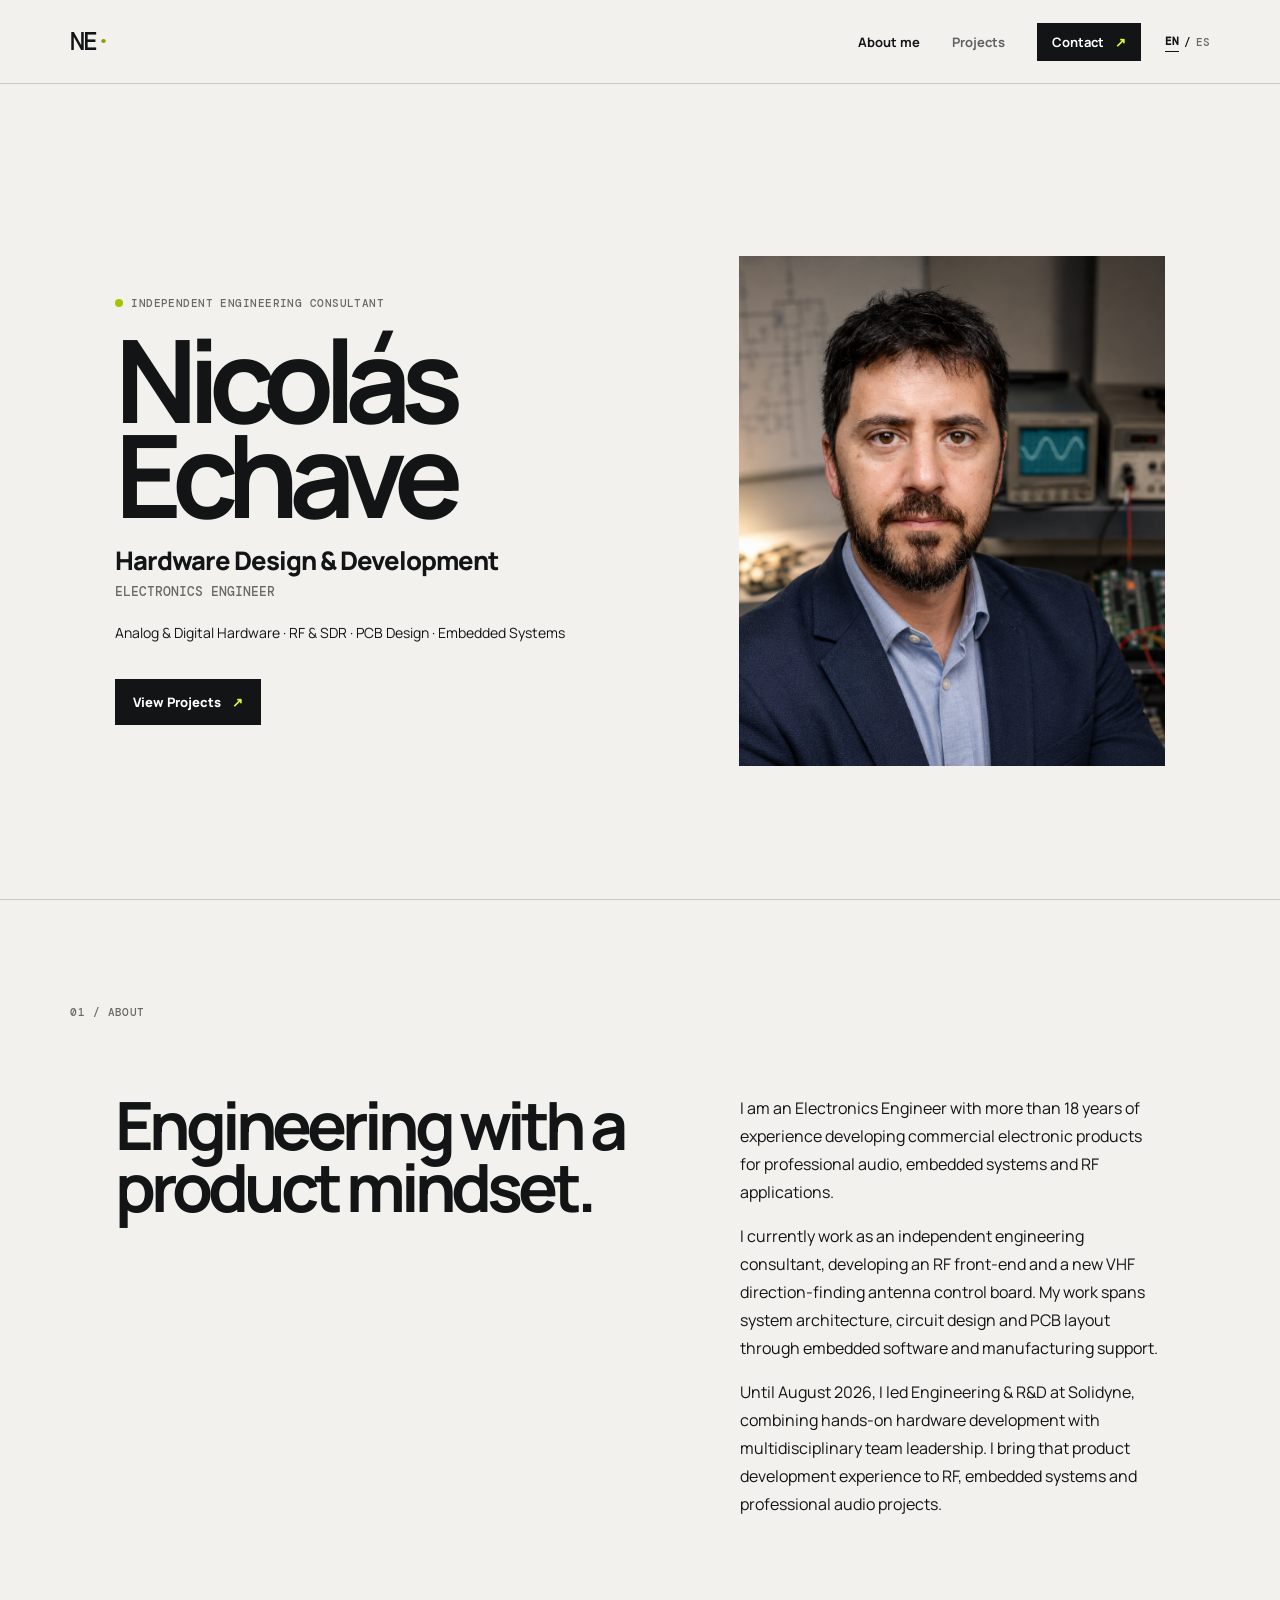
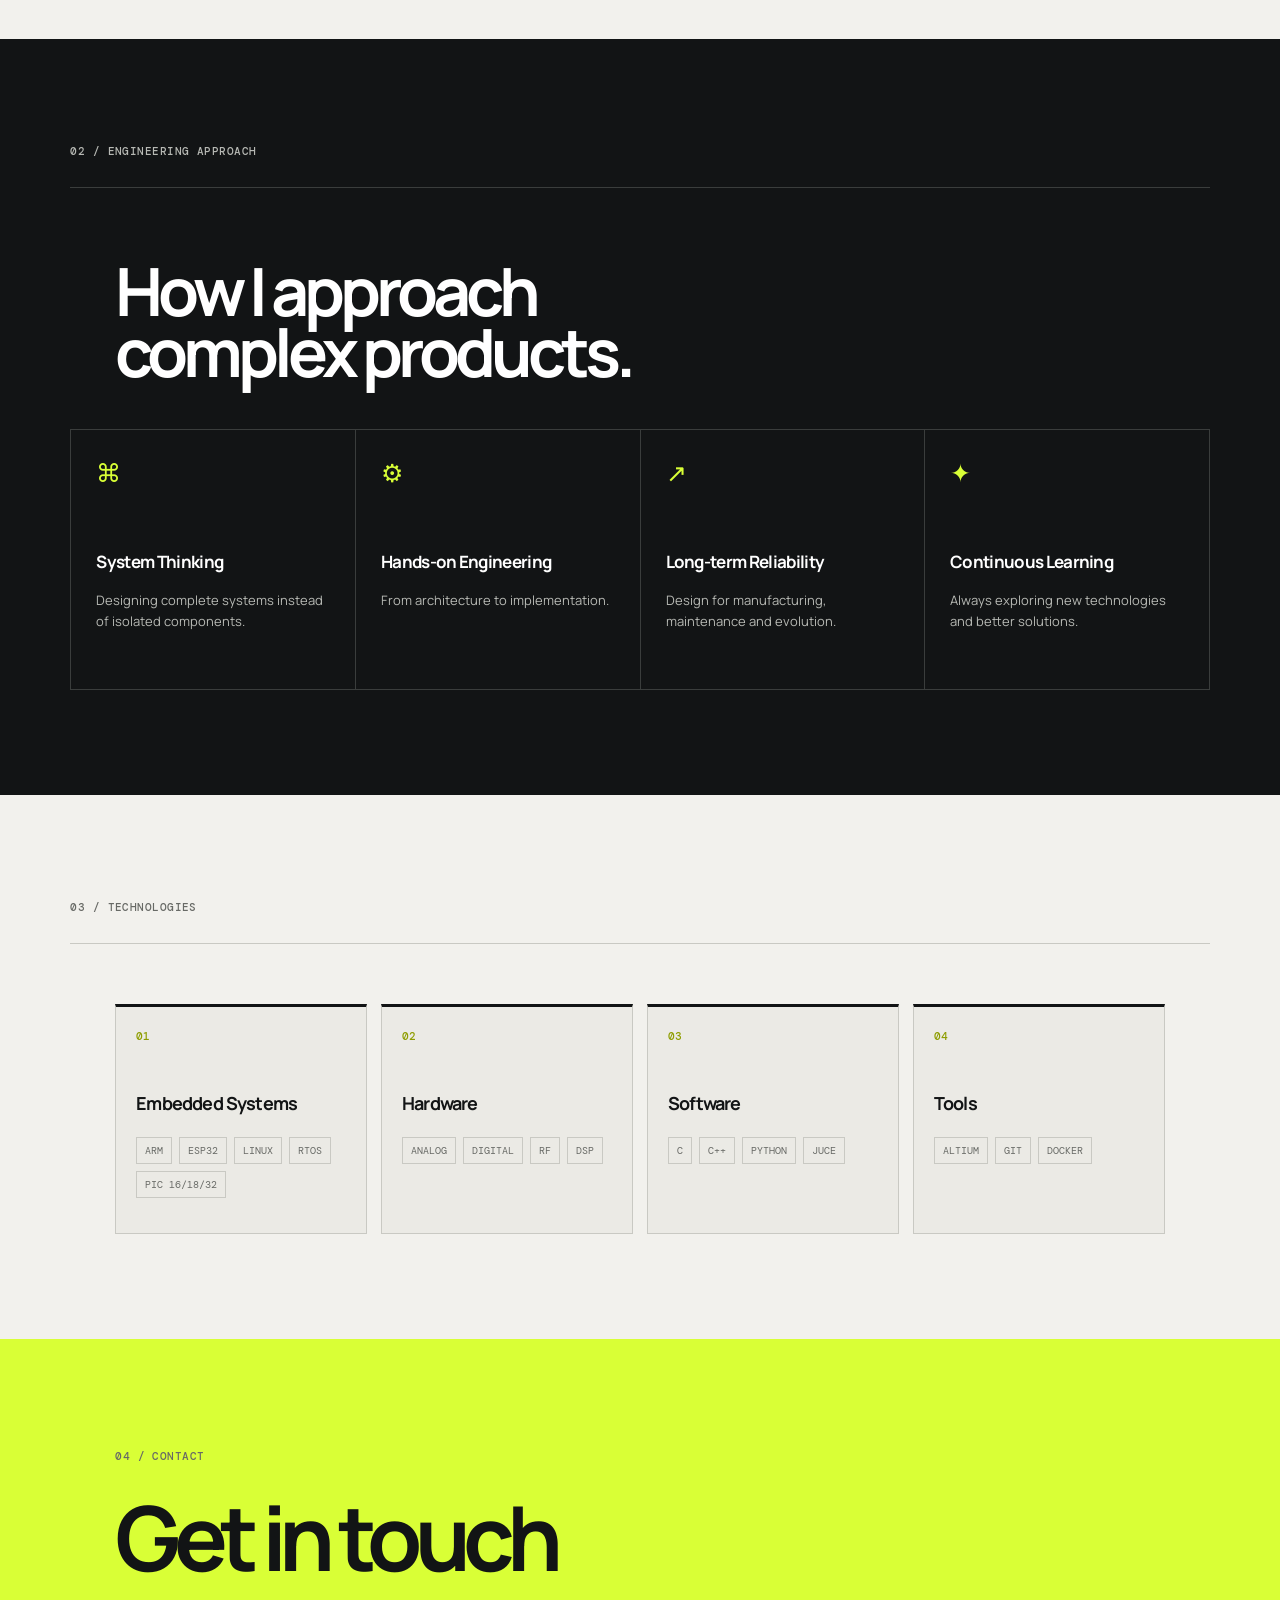
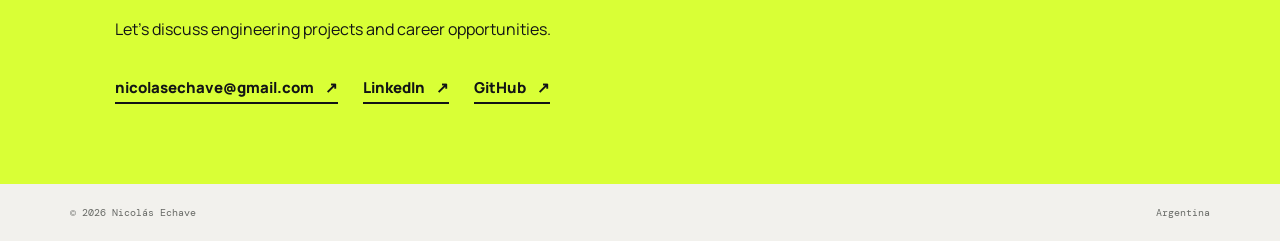
<file: index.html>
<!doctype html>
<html lang="en">
  <head>
    <meta charset="UTF-8" />
    <meta name="viewport" content="width=device-width, initial-scale=1.0" />
    <meta name="description" content="Nicolás Echave, Electronics Engineer and independent engineering consultant. Analog and digital hardware, RF, PCB design and embedded systems." />
    <title>Nicolás Echave — Hardware Design & Development</title>
    <link rel="preconnect" href="https://fonts.googleapis.com" />
    <link rel="preconnect" href="https://fonts.gstatic.com" crossorigin />
    <link href="https://fonts.googleapis.com/css2?family=DM+Mono:wght@400;500&family=Manrope:wght@400;500;600;700;800&display=swap" rel="stylesheet" />
    <link rel="stylesheet" href="styles.css" />
    <link rel="stylesheet" href="portrait.css" />
    <link rel="stylesheet" href="technologies.css" />
  </head>
  <body data-page="about">
    <header class="site-header">
      <a class="brand" href="index.html" aria-label="Nicolas Echave home">NE<span>·</span></a>
      <nav aria-label="Main navigation">
        <a class="active" href="index.html" data-i18n="navAbout">About me</a>
        <a href="projects.html" data-i18n="navProjects">Projects</a>
        <a class="nav-contact" href="#contact" data-i18n="navContact">Contact <span>↗</span></a>
      </nav>
      <div class="language-switch" aria-label="Language selector">
        <button type="button" data-language="en" aria-pressed="true">EN</button><span>/</span>
        <button type="button" data-language="es" aria-pressed="false">ES</button>
      </div>
    </header>

    <main>
      <section class="about-hero">
        <div class="hero-copy">
          <p class="eyebrow"><span></span><span data-i18n="heroEyebrow">Independent engineering consultant</span></p>
          <h1>Nicolás<br />Echave</h1>
          <p class="hero-role" data-i18n="heroRole">Hardware Design & Development</p>
          <p class="hero-title" data-i18n="heroTitle">Electronics Engineer</p>
          <p class="hero-skills" data-i18n="heroSkills">Analog & Digital Hardware · RF & SDR · PCB Design · Embedded Systems</p>
          <a class="primary-link" href="projects.html" data-i18n="viewProjects">View Projects <span>↗</span></a>
        </div>
        <div class="portrait-frame">
          <img src="profile2.png" alt="Nicolás Echave, Electronics Engineer" />
        </div>
      </section>

      <section class="about-section" id="about">
        <p class="eyebrow" data-i18n="aboutEyebrow">01 / About</p>
        <div class="about-copy">
          <h2 data-i18n="aboutHeading">Engineering with a product mindset.</h2>
          <div>
            <p data-i18n="aboutP1">I am an Electronics Engineer with more than 18 years of experience developing commercial electronic products for professional audio, embedded systems and RF applications.</p>
            <p data-i18n="aboutP2">I currently work as an independent engineering consultant, developing an RF front-end and a new VHF direction-finding antenna control board. My work spans system architecture, circuit design and PCB layout through embedded software and manufacturing support.</p>
            <p data-i18n="aboutP3">Until August 2026, I led Engineering & R&D at Solidyne, combining hands-on hardware development with multidisciplinary team leadership. I bring that product development experience to RF, embedded systems and professional audio projects.</p>
          </div>
        </div>
      </section>

      <section class="approach-section">
        <div class="section-heading dark-heading"><p class="eyebrow" data-i18n="approachEyebrow">02 / Engineering approach</p></div>
        <div class="approach-intro"><h2 data-i18n="approachHeading">How I approach<br />complex products.</h2></div>
        <div class="approach-grid">
          <article><span class="card-symbol">⌘</span><h3 data-i18n="systemTitle">System Thinking</h3><p data-i18n="systemText">Designing complete systems instead of isolated components.</p></article>
          <article><span class="card-symbol">⚙</span><h3 data-i18n="handsTitle">Hands-on Engineering</h3><p data-i18n="handsText">From architecture to implementation.</p></article>
          <article><span class="card-symbol">↗</span><h3 data-i18n="reliabilityTitle">Long-term Reliability</h3><p data-i18n="reliabilityText">Design for manufacturing, maintenance and evolution.</p></article>
          <article><span class="card-symbol">✦</span><h3 data-i18n="learningTitle">Continuous Learning</h3><p data-i18n="learningText">Always exploring new technologies and better solutions.</p></article>
        </div>
      </section>

      <section class="tech-section">
        <div class="section-heading"><p class="eyebrow" data-i18n="techEyebrow">03 / Technologies</p></div>
        <div class="tech-grid">
          <article><span class="tech-number">01</span><h3 data-i18n="embedded">Embedded Systems</h3><div class="tech-tags"><span>ARM</span><span>ESP32</span><span>Linux</span><span>RTOS</span><span>PIC 16/18/32</span></div></article>
          <article><span class="tech-number">02</span><h3 data-i18n="hardware">Hardware</h3><div class="tech-tags"><span>Analog</span><span>Digital</span><span>RF</span><span>DSP</span></div></article>
          <article><span class="tech-number">03</span><h3 data-i18n="software">Software</h3><div class="tech-tags"><span>C</span><span>C++</span><span>Python</span><span>JUCE</span></div></article>
          <article><span class="tech-number">04</span><h3 data-i18n="tools">Tools</h3><div class="tech-tags"><span>Altium</span><span>Git</span><span>Docker</span></div></article>
        </div>
      </section>

      <section class="contact" id="contact">
        <p class="eyebrow" data-i18n="contactEyebrow">04 / Contact</p>
        <h2 data-i18n="contactHeading">Get in touch</h2>
        <p class="contact-intro" data-i18n="contactIntro">Let's discuss engineering projects and career opportunities.</p>
        <div class="contact-list">
          <a href="mailto:nicolasechave@gmail.com">nicolasechave@gmail.com <span>↗</span></a>
          <a href="https://www.linkedin.com/in/ing-nicolas-echave/" class="contact-placeholder" data-i18n="linkedin">LinkedIn <span>↗</span></a>
          <a href="https://github.com/nicolasechave" class="contact-placeholder" data-i18n="github">GitHub <span>↗</span></a>
        </div>
      </section>
    </main>
    <footer><span>© <span id="year"></span> Nicolás Echave</span><span>Argentina</span></footer>
    <script src="script.js"></script>
  </body>
</html>
</file>
<file: styles.css>
:root{--ink:#121415;--paper:#f2f1ed;--muted:#686a66;--lime:#d9ff36;--line:#c9c9c3}*{box-sizing:border-box}html{scroll-behavior:smooth}body{margin:0;background:var(--paper);color:var(--ink);font-family:Manrope,Arial,sans-serif}a{color:inherit;text-decoration:none}.site-header{height:84px;padding:0 5.5vw;display:flex;align-items:center;border-bottom:1px solid var(--line)}.brand{margin-right:auto;font:500 25px/1 'DM Mono',monospace;letter-spacing:-2px}.brand span{color:#8e9d00}nav{display:flex;align-items:center;gap:32px;font-size:13px;font-weight:700}nav a{opacity:.65}nav a:hover,nav a.active{opacity:1}.nav-contact{padding:10px 15px;background:var(--ink);color:#fff!important;opacity:1}.nav-contact span,.primary-link span,.contact-list span{color:var(--lime);margin-left:8px}.language-switch{display:flex;align-items:center;gap:5px;margin-left:24px;font:500 11px 'DM Mono',monospace}.language-switch button{padding:3px 0;border:0;background:transparent;color:var(--muted);font:inherit;cursor:pointer}.language-switch button[aria-pressed=true]{color:var(--ink);font-weight:700;border-bottom:1px solid var(--ink)}.eyebrow{margin:0;font:500 11px/1.3 'DM Mono',monospace;letter-spacing:.04em;text-transform:uppercase;color:var(--muted)}.eyebrow>span:first-child{display:inline-block;width:8px;height:8px;margin-right:8px;border-radius:50%;background:#a6c400}.about-hero{min-height:calc(100vh - 84px);display:grid;grid-template-columns:1.1fr .9fr;padding:8vw 9vw 5vw;gap:8vw;align-items:center;border-bottom:1px solid var(--line)}h1,h2,h3,p{margin-top:0}h1{margin:22px 0;font-size:clamp(4.6rem,9vw,10rem);line-height:.82;letter-spacing:-.09em}.hero-role{margin:0 0 5px;font-size:clamp(1.15rem,2vw,1.7rem);font-weight:800;letter-spacing:-.04em}.hero-title{margin:0 0 22px;font:500 13px 'DM Mono',monospace;text-transform:uppercase;color:var(--muted)}.hero-skills{max-width:500px;margin:0 0 35px;font-size:14px;line-height:1.6}.primary-link{display:inline-block;padding:14px 18px;background:var(--ink);color:#fff;font-size:13px;font-weight:800}.portrait-frame{position:relative;min-height:510px;background:#d9d8d1;overflow:hidden}.portrait-placeholder{position:absolute;inset:0;display:grid;place-content:center;text-align:center;background:linear-gradient(135deg,#c4c5bc,#e3e1d9)}.portrait-placeholder span{font:800 clamp(5rem,13vw,10rem)/.8 Manrope,sans-serif;letter-spacing:-.1em;color:#a3a49b}.portrait-placeholder small{margin-top:22px;font:11px 'DM Mono',monospace;text-transform:uppercase;color:var(--muted)}.portrait-frame>p{position:absolute;bottom:12px;left:14px;margin:0;font:10px 'DM Mono',monospace;text-transform:uppercase;color:var(--muted)}.about-section,.tech-section{padding:105px 5.5vw}.about-copy{display:grid;grid-template-columns:1.2fr 1fr;gap:9vw;padding:75px 3.5vw 0}.about-copy h2,.approach-intro h2{font-size:clamp(2.8rem,5.2vw,5.4rem);line-height:.93;letter-spacing:-.075em}.about-copy div{max-width:510px}.about-copy p{font-size:16px;line-height:1.75}.approach-section{padding:105px 5.5vw;background:var(--ink);color:#fff}.dark-heading{border-color:#3a3d3c!important}.dark-heading .eyebrow{color:#b7b9b4}.section-heading{display:flex;justify-content:space-between;padding-bottom:28px;border-bottom:1px solid var(--line)}.approach-intro{padding:72px 3.5vw 46px}.approach-intro h2{margin:0}.approach-grid{display:grid;grid-template-columns:repeat(4,1fr);border-top:1px solid #3a3d3c;border-left:1px solid #3a3d3c}.approach-grid article{min-height:260px;padding:25px;border-right:1px solid #3a3d3c;border-bottom:1px solid #3a3d3c}.card-symbol{display:block;margin-bottom:60px;color:var(--lime);font-size:25px}.approach-grid h3{font-size:17px;letter-spacing:-.04em}.approach-grid p{margin:0;color:#b7b9b4;font-size:13px;line-height:1.6}.tech-grid{display:grid;grid-template-columns:repeat(4,1fr);gap:18px;padding:60px 3.5vw 0}.tech-grid article{padding:20px 0;border-top:2px solid var(--ink)}.tech-grid h3{margin-bottom:16px;font-size:15px}.tech-grid p{margin:0;font:11px/1.8 'DM Mono',monospace;color:var(--muted)}.contact{padding:110px 9vw 80px;background:var(--lime)}.contact h2{margin:35px 0 40px;font-size:clamp(3.3rem,7vw,7.5rem);line-height:.87;letter-spacing:-.085em}.contact-list{display:flex;flex-wrap:wrap;gap:25px}.contact-list a{padding-bottom:4px;border-bottom:2px solid var(--ink);font-size:15px;font-weight:800}.contact-list span{color:var(--ink)}footer{padding:22px 5.5vw;display:flex;justify-content:space-between;color:var(--muted);font:10px 'DM Mono',monospace}.projects-hero{padding:12vh 9vw 8vw;border-bottom:1px solid var(--line)}.projects-hero h1{margin:25px 0 0;font-size:clamp(4rem,9vw,9.4rem)}.projects-hero h1 em{font-family:Georgia,serif;font-weight:400}.project-list{padding:0 5.5vw}.project{display:grid;grid-template-columns:1.5fr 1fr;gap:7vw;align-items:center;padding:70px 3.5vw;border-bottom:1px solid var(--line)}.project.reverse{grid-template-columns:1fr 1.5fr}.project.reverse .project-image{order:2}.project.reverse .project-info{order:1}.project-image{position:relative;min-height:430px;overflow:hidden;background:#deded9}.project-image img{position:absolute;width:100%;height:100%;object-fit:cover;transition:transform .55s}.project:hover .project-image img{transform:scale(1.04)}.image-number{position:absolute;top:16px;left:16px;padding:7px 9px;background:var(--paper);font:11px 'DM Mono',monospace}.project-type{font:500 11px 'DM Mono',monospace;text-transform:uppercase;color:var(--muted)}.project h2{margin:0 0 24px;font-size:clamp(2.3rem,4vw,4.4rem);line-height:.94;letter-spacing:-.07em}.project-description{font-size:15px;line-height:1.65}.tags{display:flex;flex-wrap:wrap;gap:8px;padding:18px 0 20px;margin:0;list-style:none}.tags li{padding:7px 9px;border:1px solid var(--line);font:10px 'DM Mono',monospace;text-transform:uppercase}.text-link{padding:0;border:0;background:transparent;font:700 13px Manrope,sans-serif;cursor:pointer}.gallery{width:min(1100px,92vw);max-height:90vh;padding:48px 24px 24px;border:0;background:var(--paper);box-shadow:0 20px 70px #0008}.gallery::backdrop{background:#101111cc}.gallery-close{position:absolute;right:12px;top:8px;width:34px;height:34px;border:0;background:transparent;font-size:30px;cursor:pointer}.gallery-content{display:grid;grid-template-columns:repeat(3,1fr);gap:12px;overflow:auto;max-height:78vh}.gallery-item{display:block;padding:0;border:0;background:#deded9;cursor:zoom-in;overflow:hidden}.gallery-content img{display:block;width:100%;aspect-ratio:1.2;object-fit:cover;transition:transform .25s}.gallery-item:hover img,.gallery-item:focus-visible img{transform:scale(1.04)}.image-preview{position:absolute;z-index:2;inset:0;display:grid;place-items:center;padding:48px 56px;background:#161817}.image-preview[hidden]{display:none}.image-preview img{display:block;max-width:100%;max-height:calc(90vh - 96px);object-fit:contain}.preview-close{position:absolute;right:14px;top:9px;width:38px;height:38px;border:0;color:#fff;background:transparent;font-size:30px;cursor:pointer}.preview-counter{position:absolute;bottom:14px;left:18px;margin:0;color:#fff;font:11px 'DM Mono',monospace}@media(max-width:760px){.site-header{height:68px;padding:0 22px}.brand{font-size:18px}nav{gap:12px;font-size:10px}.nav-contact{padding:8px 9px}.language-switch{gap:3px;margin-left:10px;font-size:10px}.about-hero{min-height:auto;grid-template-columns:1fr;padding:70px 22px 0;gap:45px}.portrait-frame{min-height:390px}.about-section,.tech-section,.approach-section{padding:70px 22px}.about-copy{display:block;padding:48px 0 0}.about-copy div{margin-top:35px}.approach-intro{padding:48px 0 35px}.approach-grid,.tech-grid{grid-template-columns:1fr 1fr}.approach-grid article{min-height:220px;padding:18px}.card-symbol{margin-bottom:40px}.tech-grid{gap:12px;padding:45px 0 0}.contact{padding:75px 22px 55px}.project-list{padding:0 22px}.projects-hero{padding:80px 22px 60px}.project,.project.reverse{display:flex;flex-direction:column;gap:28px;padding:45px 0}.project.reverse .project-image,.project.reverse .project-info{order:initial}.project-image{width:100%;min-height:300px}.gallery-content{grid-template-columns:1fr 1fr}footer{padding:18px 22px}}

.contact-intro{max-width:650px;margin:0 0 35px;font-size:16px;line-height:1.65}
</file>
<file: portrait.css>
.portrait-frame img {
  position: absolute;
  inset: 0;
  display: block;
  width: 100%;
  height: 100%;
  object-fit: cover;
  object-position: center top;
}
</file>
<file: technologies.css>
.tech-grid {
  gap: 14px;
}

.tech-grid article {
  position: relative;
  min-height: 230px;
  padding: 22px 20px;
  border: 1px solid var(--line);
  border-top: 3px solid var(--ink);
  background: #ebeae5;
  transition: background .2s ease, color .2s ease, transform .2s ease;
}

.tech-grid article:hover {
  background: var(--ink);
  color: white;
  transform: translateY(-5px);
}

.tech-number {
  display: block;
  margin-bottom: 48px;
  color: #8e9d00;
  font: 500 11px 'DM Mono', monospace;
}

.tech-grid h3 {
  margin-bottom: 22px;
  font-size: 18px;
  letter-spacing: -.045em;
}

.tech-tags {
  display: flex;
  flex-wrap: wrap;
  gap: 7px;
}

.tech-tags span {
  padding: 6px 8px;
  border: 1px solid var(--line);
  color: var(--muted);
  font: 10px 'DM Mono', monospace;
  text-transform: uppercase;
}

.tech-grid article:hover .tech-tags span {
  border-color: #515350;
  color: #e2e4dd;
}

@media (max-width: 760px) {
  .tech-grid article { min-height: 190px; padding: 17px; }
  .tech-number { margin-bottom: 32px; }
  .tech-grid h3 { font-size: 15px; }
}
</file>
